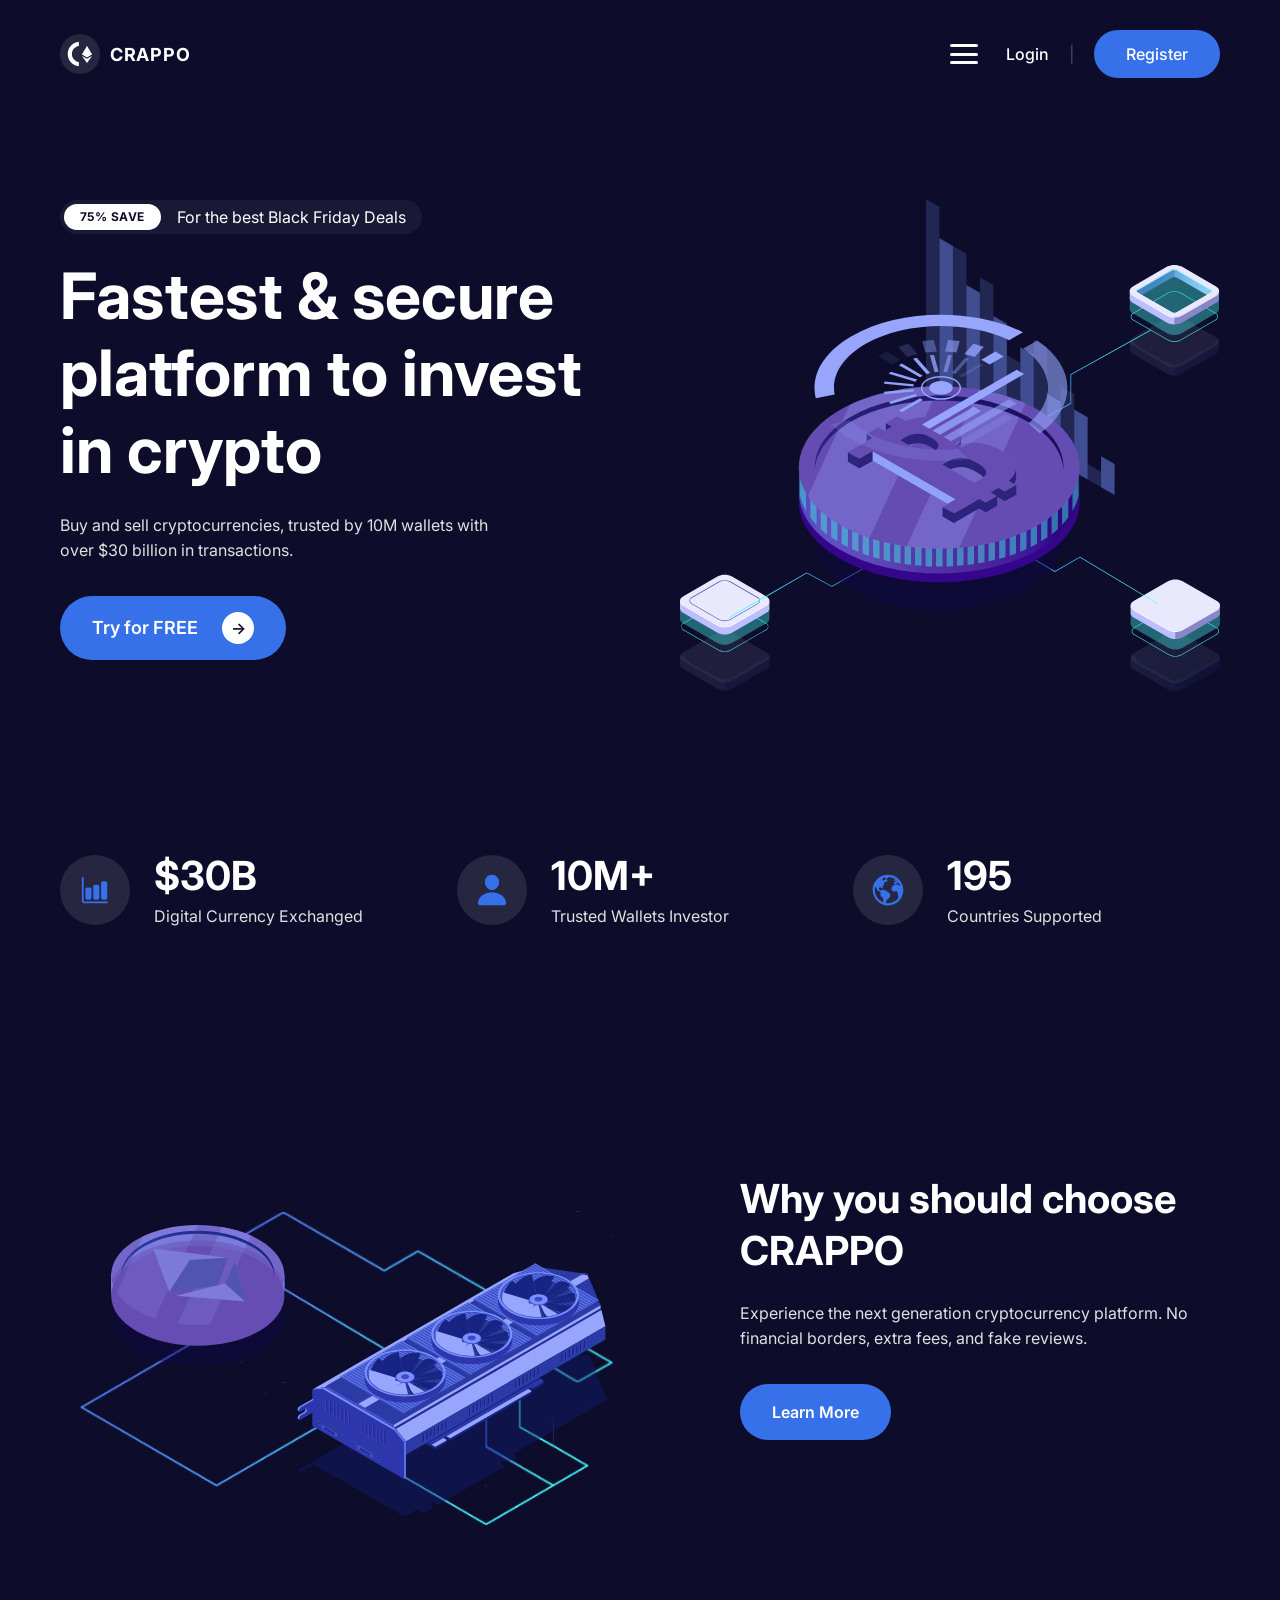
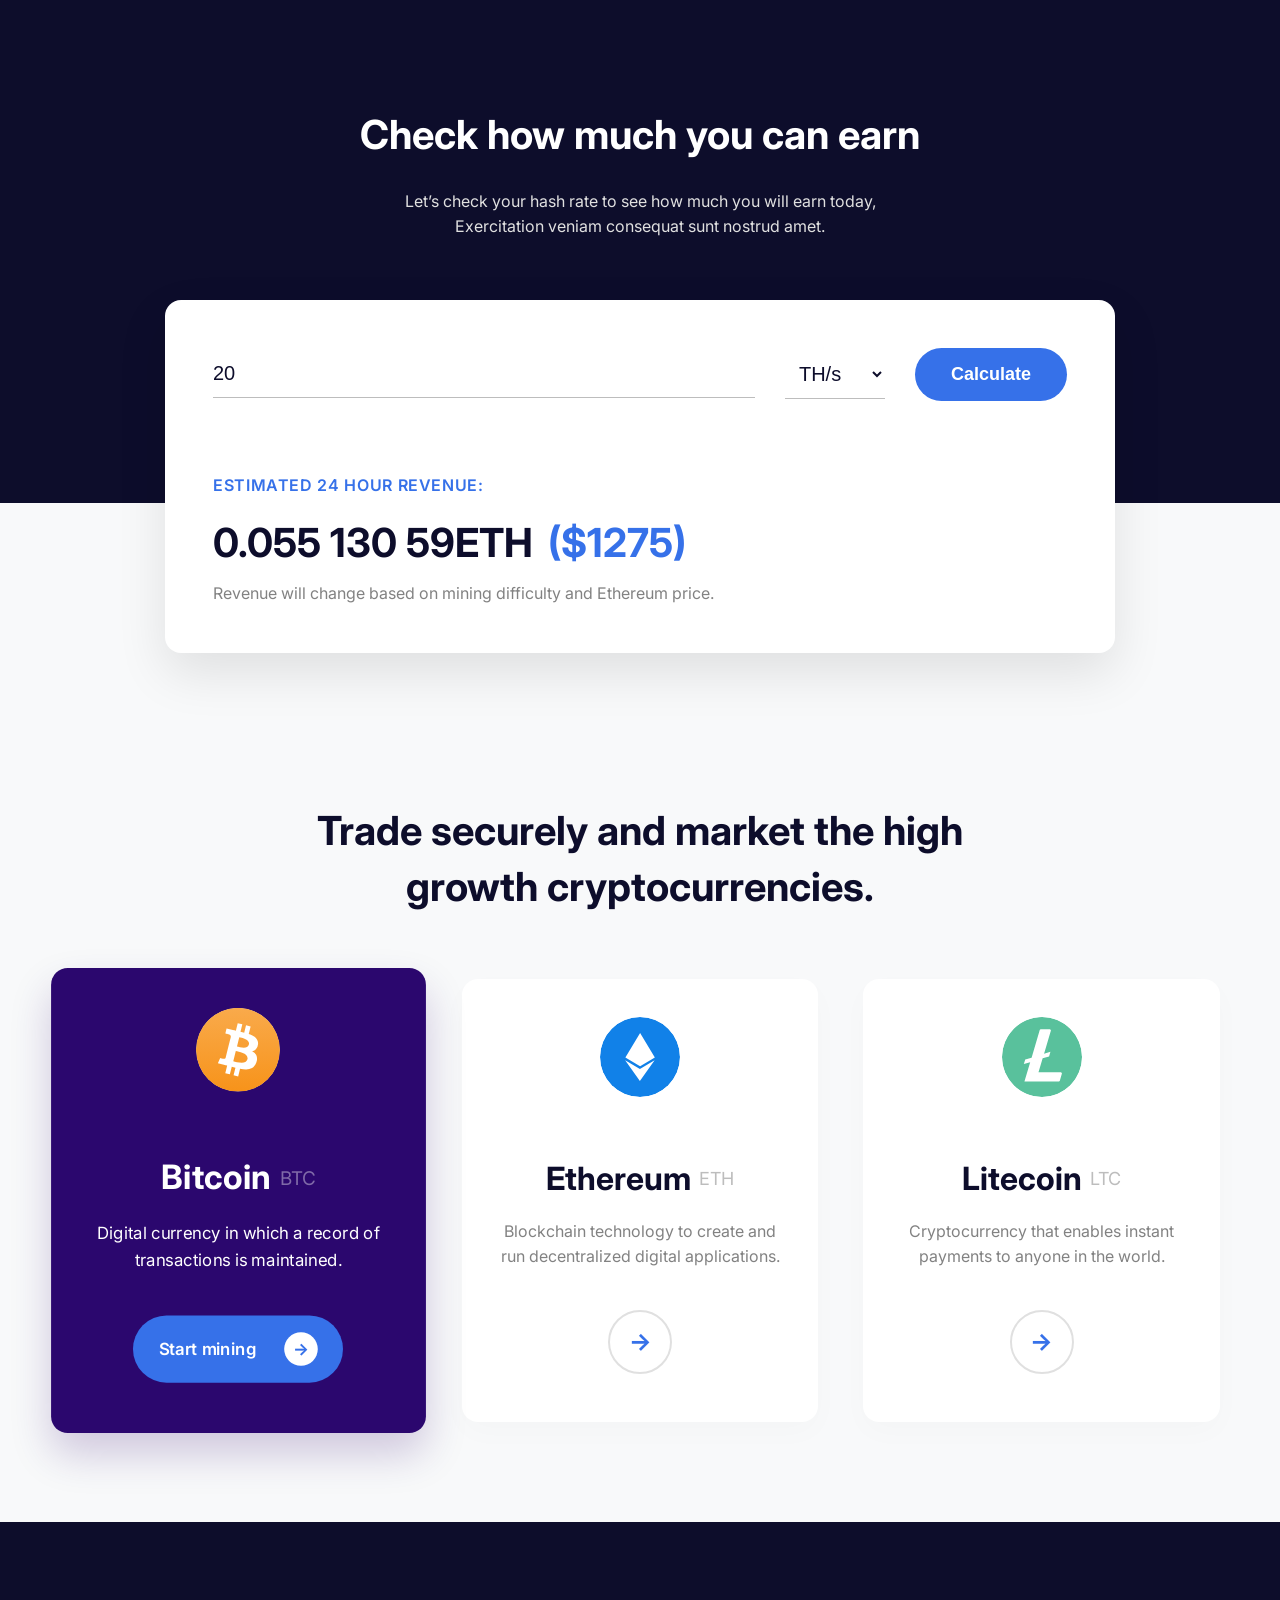
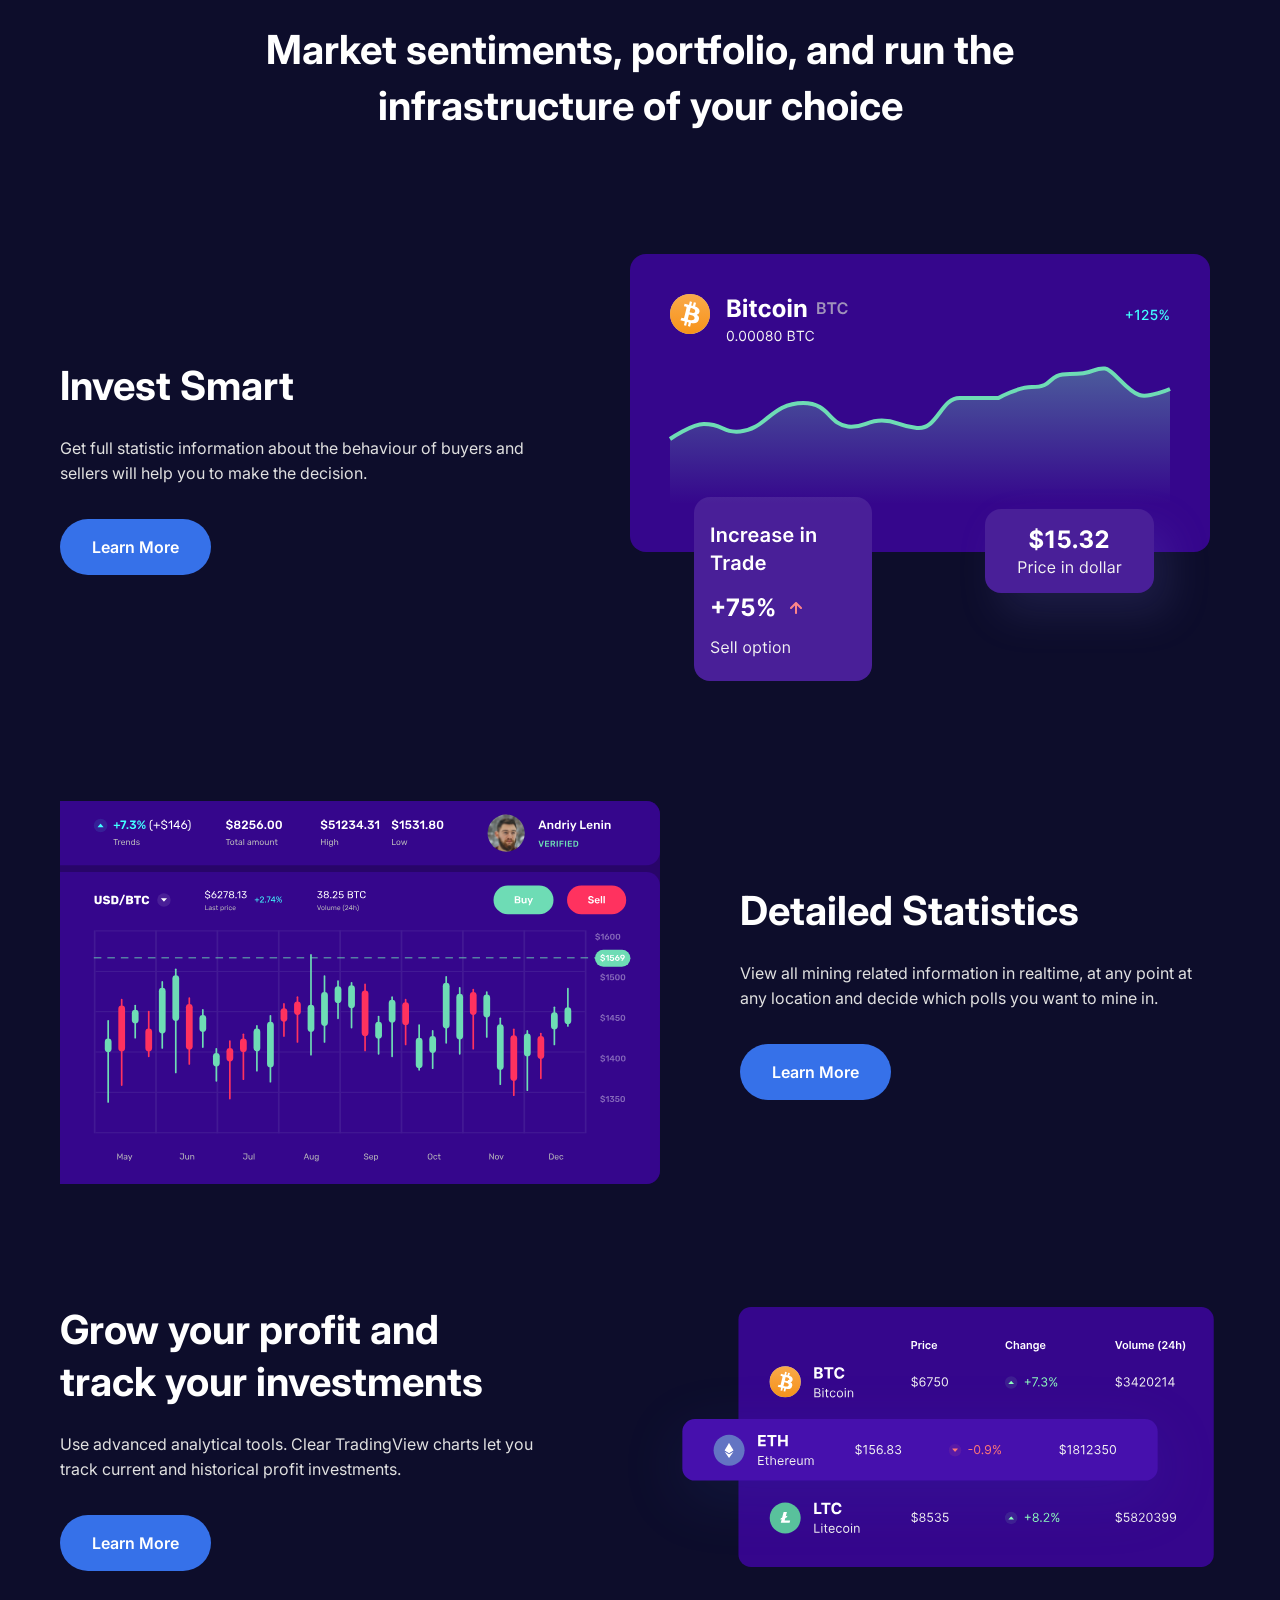
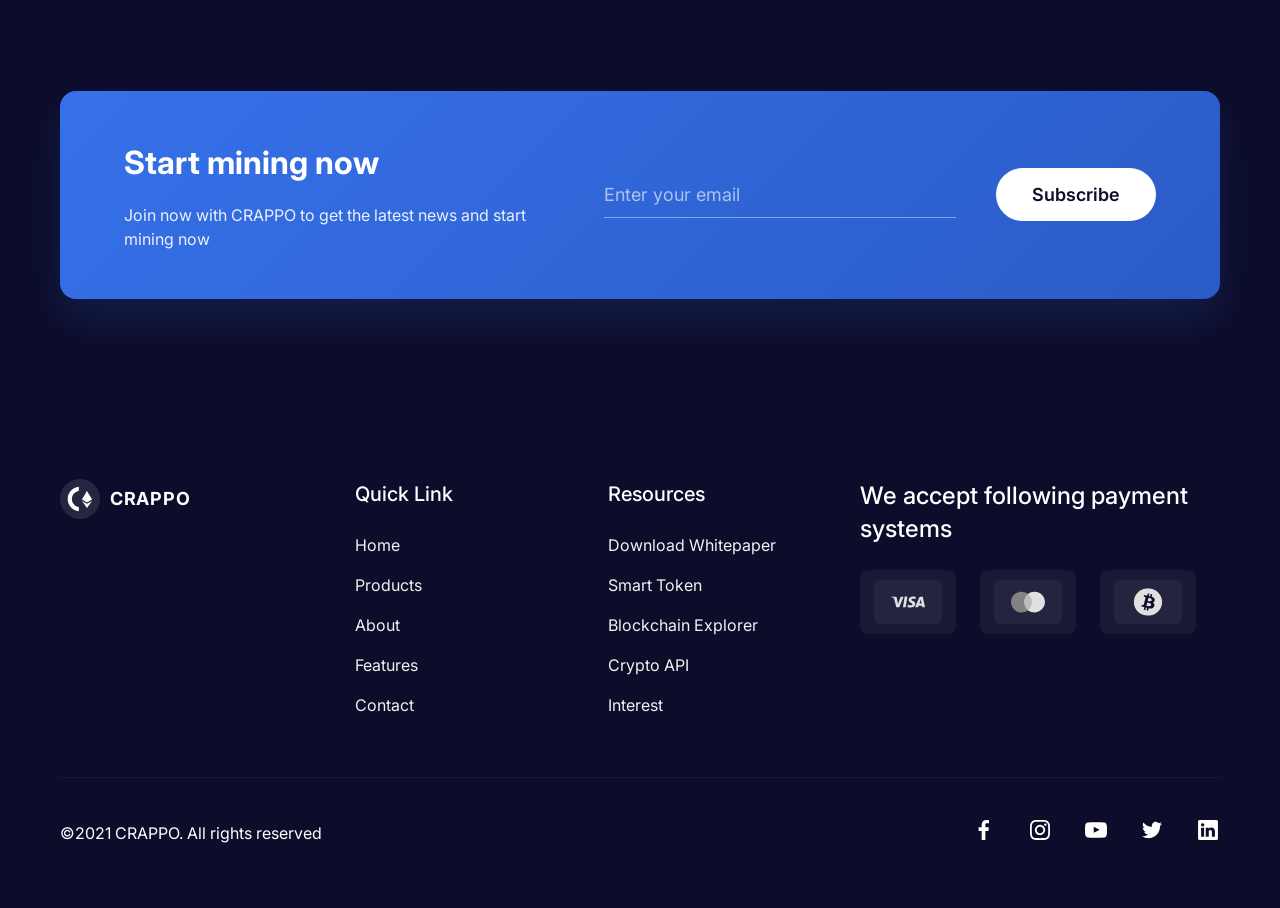
<file: index.html>
<!DOCTYPE html>
<html lang="uk">
<head>
    <meta charset="UTF-8">
    <meta name="viewport" content="width=device-width, initial-scale=1.0">
    <title>CRAPPO - Crypto Mining</title>
    <link rel="preconnect" href="https://fonts.googleapis.com">
    <link rel="preconnect" href="https://fonts.gstatic.com" crossorigin>
    <link href="https://fonts.googleapis.com/css2?family=Inter:wght@400;500;600;700&display=swap" rel="stylesheet">
    <link rel="stylesheet" href="assets/css/style.css">
</head>
<body>

    <header class="header">
    <div class="container header-container">
        <!-- Логотип ліворуч -->
        <a href="index.html" class="logo">
            <img src="assets/images/icons/logot.svg" alt="CRAPPO" class="logo-img">
            <span>CRAPPO</span>
        </a>

        <!-- Права частина: меню + бургер впритул до кнопок входу -->
        <div class="header-right-group">
            <!-- Меню, яке випливає вліво від бургера -->
            <nav class="nav">
                <ul class="nav-list">
                    <li><a href="index.html" class="nav-link">Home</a></li>
                    <li><a href="products.html" class="nav-link">Products</a></li>
                    <li><a href="index.html#features" class="nav-link">Features</a></li>
                    <li><a href="about.html" class="nav-link">About</a></li>
                    <li><a href="contact.html" class="nav-link">Contact</a></li>
                </ul>
            </nav>

            <!-- Кнопка-бургер (стоїть біля Login) -->
            <button class="burger" id="burgerBtn" aria-label="Toggle menu" type="button">
                <span></span>
                <span></span>
                <span></span>
            </button>

            <!-- Кнопки входу -->
            <div class="header-actions">
                <a href="#" class="btn-login">Login</a>
                <span class="divider">|</span>
                <a href="#" class="btn-register">Register</a>
            </div>
        </div>
    </div>
</header>

    <section class="hero">
        <div class="container hero-container">
            <div class="hero-content">
                <div class="badge">
                    <span class="badge-discount">75% SAVE</span>
                    <span class="badge-text">For the best Black Friday Deals</span>
                </div>
                
                <h1 class="hero-title">
                    Fastest & secure platform to invest in crypto
                </h1>
                
                <p class="hero-description">
                    Buy and sell cryptocurrencies, trusted by 10M wallets with over $30 billion in transactions.
                </p>
                
                <a href="#" class="btn-primary">
                    Try for FREE 
                    <span class="btn-arrow">&rarr;</span>
                </a>
            </div>

            <div class="hero-image-box">
                <img src="assets/images/icons/bitcoin.svg" alt="Crypto Illustration" class="hero-img">
            </div>
        </div>
    </section>

    <section class="stats">
        <div class="container stats-container">
            <div class="stats-item">
                <div class="stats-icon-box">
                    <img src="assets/images/icons/icon-dolars.svg" alt="Stats Icon" class="stats-icon">
                </div>
                <div class="stats-info">
                    <h3 class="stats-number">$30B</h3>
                    <p class="stats-text">Digital Currency Exchanged</p>
                </div>
            </div>

            <div class="stats-item">
                <div class="stats-icon-box">
                    <img src="assets/images/icons/icon-m.svg" alt="Stats Icon" class="stats-icon">
                </div>
                <div class="stats-info">
                    <h3 class="stats-number">10M+</h3>
                    <p class="stats-text">Trusted Wallets Investor</p>
                </div>
            </div>

            <div class="stats-item">
                <div class="stats-icon-box">
                    <img src="assets/images/icons/icon-countryt.svg" alt="Stats Icon" class="stats-icon">
                </div>
                <div class="stats-info">
                    <h3 class="stats-number">195</h3>
                    <p class="stats-text">Countries Supported</p>
                </div>
            </div>
        </div>
    </section>

    <section class="why-choose">
        <div class="container why-container">
            <div class="why-image-box">
                <img src="assets/images/icons/why-logo.svg" alt="Mining Hardware" class="why-img">
            </div>

            <div class="why-content">
                <h2 class="why-title">Why you should choose CRAPPO</h2>
                <p class="why-description">
                    Experience the next generation cryptocurrency platform. No financial borders, extra fees, and fake reviews.
                </p>
                <a href="#" class="btn-secondary">Learn More</a>
            </div>
        </div>
    </section>

    <section class="calc-section">
        <div class="container calc-top-content">
            <h2 class="calc-title">Check how much you can earn</h2>
            <p class="calc-subtitle">
                Let’s check your hash rate to see how much you will earn today,<br>
                Exercitation veniam consequat sunt nostrud amet.
            </p>
        </div>

        <div class="container calc-box-container">
            <div class="calc-card">
                <div class="calc-form">
                    <input type="number" id="hash-rate" class="calc-input" placeholder="Enter your hash rate" value="20">
                    
                    <div class="select-wrapper">
                        <select id="hash-unit" class="calc-select">
                            <option value="TH/s">TH/s</option>
                            <option value="GH/s">GH/s</option>
                            <option value="MH/s">MH/s</option>
                        </select>
                    </div>

                    <button type="button" id="calc-btn" class="btn-calc">Calculate</button>
                </div>

                <div class="calc-result">
                    <span class="result-label">ESTIMATED 24 HOUR REVENUE:</span>
                    <h3 class="result-value">
                        <span id="eth-val">0.055 130 59</span> ETH <span id="usd-val">($1275)</span>
                    </h3>
                    <p class="result-note">Revenue will change based on mining difficulty and Ethereum price.</p>
                </div>
            </div>
        </div>
    </section>

    <section class="white-space-section">
        <div class="container">
            <h2 class="white-section-title">
                Trade securely and market the high growth cryptocurrencies.
            </h2>

            <div class="crypto-cards-container">
                
                <div class="crypto-card active-card">
                    <div class="crypto-icon-box">
                        <img src="assets/images/icons/bitcoin-logo.svg" alt="Bitcoin" class="crypto-icon">
                    </div>
                    <h3 class="crypto-name">Bitcoin <span class="crypto-ticker">BTC</span></h3>
                    <p class="crypto-text">
                        Digital currency in which a record of transactions is maintained.
                    </p>
                    <a href="#" class="btn-card-active">
                        <span class="btn-text">Start mining</span>
                        <span class="btn-arrow-small">&rarr;</span>
                    </a>
                </div>

                <div class="crypto-card">
                    <div class="crypto-icon-box">
                        <img src="assets/images/icons/eth.svg" alt="Ethereum" class="crypto-icon">
                    </div>
                    <h3 class="crypto-name">Ethereum <span class="crypto-ticker">ETH</span></h3>
                    <p class="crypto-text">
                        Blockchain technology to create and run decentralized digital applications.
                    </p>
                    <a href="#" class="btn-card-active">
                        <span class="btn-text">Start mining</span>
                        <span class="btn-arrow-small">&rarr;</span>
                    </a>
                </div>

                <div class="crypto-card">
                    <div class="crypto-icon-box">
                        <img src="assets/images/icons/ltm.svg" alt="Litecoin" class="crypto-icon">
                    </div>
                    <h3 class="crypto-name">Litecoin <span class="crypto-ticker">LTC</span></h3>
                    <p class="crypto-text">
                        Cryptocurrency that enables instant payments to anyone in the world.
                    </p>
                    <a href="#" class="btn-card-active">
                        <span class="btn-text">Start mining</span>
                        <span class="btn-arrow-small">&rarr;</span>
                    </a>
                </div>

            </div>
        </div>
    </section>
    <section class="features-section">
        <div class="container">
            
            <h2 class="features-main-title">
                Market sentiments, portfolio, and run the infrastructure of your choice
            </h2>

            <div class="feature-row">
                <div class="feature-text-box">
                    <h3 class="feature-title">Invest Smart</h3>
                    <p class="feature-desc">
                        Get full statistic information about the behaviour of buyers and sellers will help you to make the decision.
                    </p>
                    <a href="#" class="btn-secondary">Learn More</a>
                </div>
                <div class="feature-img-box">
                    <img src="assets/images/icons/chart.svg" alt="Invest Smart Chart" class="feature-img">
                </div>
            </div>

            <div class="feature-row row-reverse">
                <div class="feature-text-box">
                    <h3 class="feature-title">Detailed Statistics</h3>
                    <p class="feature-desc">
                        View all mining related information in realtime, at any point at any location and decide which polls you want to mine in.
                    </p>
                    <a href="#" class="btn-secondary">Learn More</a>
                </div>
                <div class="feature-img-box">
                    <img src="assets/images/icons/stat.svg" alt="Detailed Statistics Chart" class="feature-img">
                </div>
            </div>

            <div class="feature-row">
                <div class="feature-text-box">
                    <h3 class="feature-title">Grow your profit and track your investments</h3>
                    <p class="feature-desc">
                        Use advanced analytical tools. Clear TradingView charts let you track current and historical profit investments.
                    </p>
                    <a href="#" class="btn-secondary">Learn More</a>
                </div>
                <div class="feature-img-box">
                    <img src="assets/images/icons/course.svg" alt="Crypto Table" class="feature-img">
                </div>
            </div>

            <div class="cta-blue-box">
                <div class="cta-text-side">
                    <h3 class="cta-title">Start mining now</h3>
                    <p class="cta-desc">Join now with CRAPPO to get the latest news and start mining now</p>
                </div>
                <form class="cta-form-side" onsubmit="event.preventDefault(); alert('Subscribed!');">
                    <input type="email" class="cta-input" placeholder="Enter your email" required>
                    <button type="submit" class="btn-subscribe">Subscribe</button>
                </form>
            </div>

        </div>
    </section>

    <script>
        document.getElementById('calc-btn').addEventListener('click', function() {
            const hashRate = parseFloat(document.getElementById('hash-rate').value);
            
            if (isNaN(hashRate) || hashRate <= 0) {
                alert('Будь ласка, введіть коректне число хешрейту');
                return;
            }

            let baseEth = 0.0027565;
            
            const unit = document.getElementById('hash-unit').value;
            if (unit === 'GH/s') baseEth = baseEth / 1000;
            if (unit === 'MH/s') baseEth = baseEth / 1000000;

            const calculatedEth = (hashRate * baseEth).toFixed(8);
            const calculatedUsd = Math.round(parseFloat(calculatedEth) * 23181);

            document.getElementById('eth-val').innerText = calculatedEth;
            document.getElementById('usd-val').innerText = `($${calculatedUsd})`;
        });
    </script>
    <script>
        const cards = document.querySelectorAll('.crypto-card');

        cards.forEach(card => {
            card.addEventListener('click', () => {
                // Видаляємо клас активності з усіх карток
                cards.forEach(c => c.classList.remove('active-card'));
                
                // Додаємо клас активності саме тій картці, на яку натиснули
                card.classList.add('active-card');
            });
        });
    </script>
    <footer class="footer">
        <div class="container">
            
            <div class="footer-top">
                
                <div class="footer-col footer-logo-col">
                    <a href="#" class="logo">
                        <img src="assets/images/icons/logot.svg" alt="CRAPPO" class="logo-img">
                        <span>CRAPPO</span>
                    </a>
                </div>

                <div class="footer-col">
                    <h4 class="footer-title">Quick Link</h4>
                    <ul class="footer-links">
                        <li><a href="#">Home</a></li>
                        <li><a href="#">Products</a></li>
                        <li><a href="#">About</a></li>
                        <li><a href="#">Features</a></li>
                        <li><a href="#">Contact</a></li>
                    </ul>
                </div>

                <div class="footer-col">
                    <h4 class="footer-title">Resources</h4>
                    <ul class="footer-links">
                        <li><a href="#">Download Whitepaper</a></li>
                        <li><a href="#">Smart Token</a></li>
                        <li><a href="#">Blockchain Explorer</a></li>
                        <li><a href="#">Crypto API</a></li>
                        <li><a href="#">Interest</a></li>
                    </ul>
                </div>

                <div class="footer-col footer-payments-col">
                    <h4 class="footer-title-large">We accept following payment systems</h4>
                    <div class="payment-systems">
                        <div class="payment-card"><img src="assets/images/icons/visa.svg" alt="Visa"></div>
                        <div class="payment-card"><img src="assets/images/icons/master-card.svg" alt="Mastercard"></div>
                        <div class="payment-card"><img src="assets/images/icons/bit-payment.svg" alt="Bitcoin"></div>
                    </div>
                </div>

            </div>

            <div class="footer-bottom">
                <p class="copyright">©2021 CRAPPO. All rights reserved</p>
                
                <div class="social-links">
                    <a href="#" class="social-icon"><img src="assets/images/icons/facebook.svg" alt="Facebook"></a>
                    <a href="#" class="social-icon"><img src="assets/images/icons/instagram.svg" alt="Instagram"></a>
                    <a href="#" class="social-icon"><img src="assets/images/icons/youtube.svg" alt="Youtube"></a>
                    <a href="#" class="social-icon"><img src="assets/images/icons/twitter.svg" alt="Twitter"></a>
                    <a href="#" class="social-icon"><img src="assets/images/icons/linkedin.svg" alt="LinkedIn"></a>
                </div>
            </div>

        </div>
    </footer>

    <!-- Модальне вікно авторизації -->
    <div class="modal-overlay" id="authModal">
        <div class="modal-window">
            <button class="modal-close" aria-label="Close modal">&times;</button>
            <h2 class="modal-title" id="modalTitle">Login to CRAPPO</h2>
            <form class="modal-form" onsubmit="event.preventDefault(); alert('Success! Welcome to CRAPPO.'); document.getElementById('authModal').classList.remove('active');">
    <div class="form-group">
        <label for="modalEmail">Email Address</label>
        <input 
            type="email" 
            id="modalEmail" 
            placeholder="yourname@domain.com" 
            required
            oninvalid="this.setCustomValidity(this.validity.valueMissing ? 'Please fill out this field.' : 'Please enter a valid email address.')"
            oninput="this.setCustomValidity('')">
    </div>
    <div class="form-group">
        <label for="modalPassword">Password</label>
        <input 
            type="password" 
            id="modalPassword" 
            placeholder="••••••••" 
            required
            oninvalid="this.setCustomValidity('Please fill out this field.')"
            oninput="this.setCustomValidity('')">
    </div>
    <button type="submit" class="btn-primary modal-submit" id="modalSubmitBtn">Log In</button>
</form>
        </div>
    </div>

    <!-- Підключення нашого JS-файлу -->
    <script src="scripts/main.js"></script>
</body>
</html>
</file>
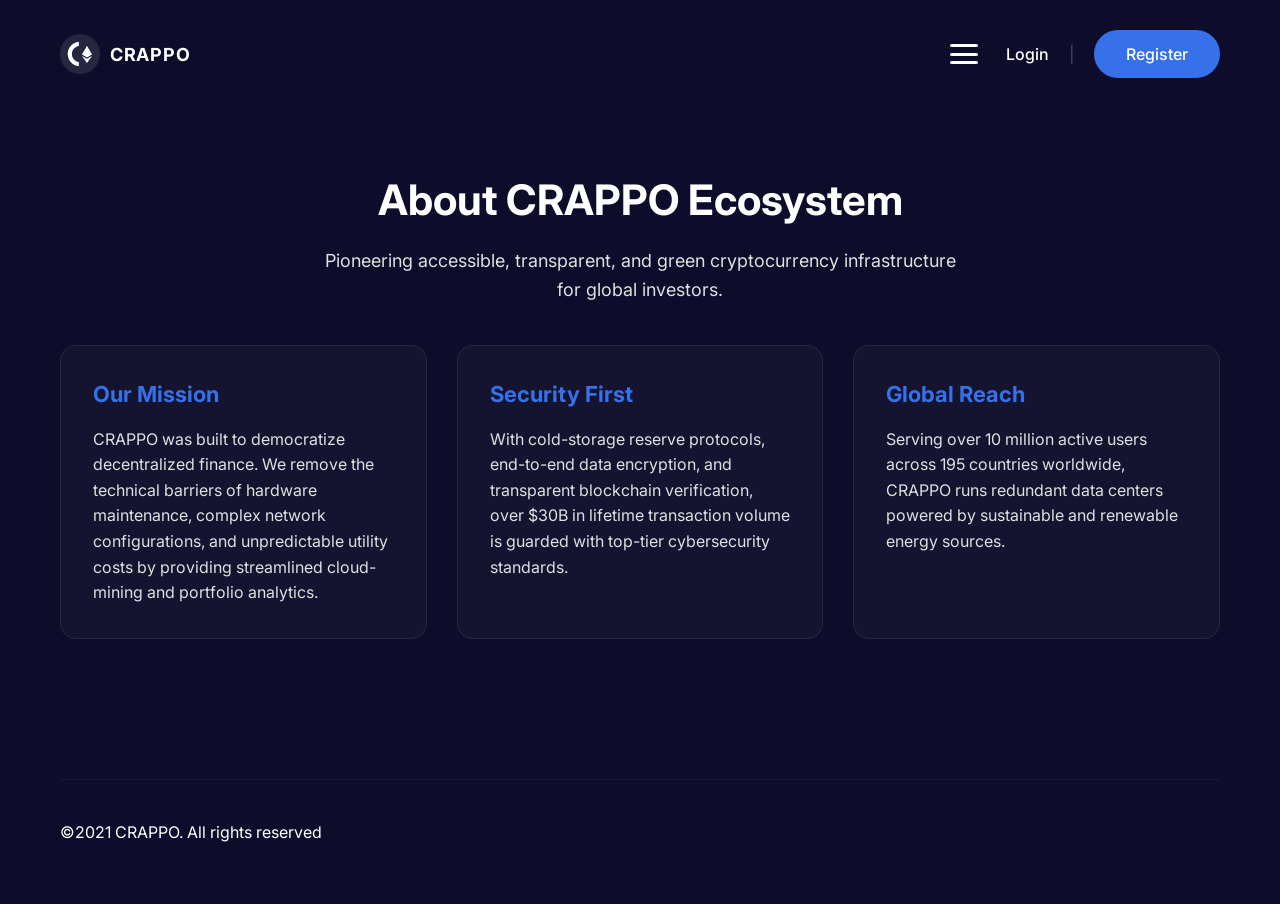
<file: about.html>
<!DOCTYPE html>
<html lang="en">
<head>
    <meta charset="UTF-8">
    <meta name="viewport" content="width=device-width, initial-scale=1.0">
    <title>CRAPPO - About Us</title>
    <!-- Підключення твого CSS файлу -->
    <link rel="preconnect" href="https://fonts.googleapis.com">
    <link rel="preconnect" href="https://fonts.gstatic.com" crossorigin>
    <link href="https://fonts.googleapis.com/css2?family=Inter:wght@400;500;600;700&display=swap" rel="stylesheet">
    <link rel="stylesheet" href="assets/css/style.css">
</head>
<body class="page-dark">

    <!-- Header -->
    <header class="header">
    <div class="container header-container">
        <a href="index.html" class="logo">
            <img src="assets/images/icons/logot.svg" alt="CRAPPO" class="logo-img">
            <span>CRAPPO</span>
        </a>
        <div class="header-right-group">
            <nav class="nav">
                <ul class="nav-list">
                    <li><a href="index.html" class="nav-link">Home</a></li>
                    <li><a href="products.html" class="nav-link">Products</a></li>
                    <li><a href="index.html#features" class="nav-link">Features</a></li>
                    <li><a href="about.html" class="nav-link active-link">About</a></li>
                    <li><a href="contact.html" class="nav-link">Contact</a></li>
                </ul>
            </nav>
            <button class="burger" id="burgerBtn" aria-label="Toggle menu" type="button">
                <span></span>
                <span></span>
                <span></span>
            </button>
            <div class="header-actions">
                <a href="#" class="btn-login">Login</a>
                <span class="divider">|</span>
                <a href="#" class="btn-register">Register</a>
            </div>
        </div>
    </div>
</header>

    <!-- About Content -->
    <main class="page-content">
        <section class="subpage-hero">
            <div class="container">
                <h1 class="subpage-title">About CRAPPO Ecosystem</h1>
                <p class="subpage-subtitle">Pioneering accessible, transparent, and green cryptocurrency infrastructure for global investors.</p>
            </div>
        </section>

        <section class="about-section">
            <div class="container">
                <div class="about-grid">
                    <div class="about-text-card">
                        <h2>Our Mission</h2>
                        <p>CRAPPO was built to democratize decentralized finance. We remove the technical barriers of hardware maintenance, complex network configurations, and unpredictable utility costs by providing streamlined cloud-mining and portfolio analytics.</p>
                    </div>
                    <div class="about-text-card">
                        <h2>Security First</h2>
                        <p>With cold-storage reserve protocols, end-to-end data encryption, and transparent blockchain verification, over $30B in lifetime transaction volume is guarded with top-tier cybersecurity standards.</p>
                    </div>
                    <div class="about-text-card">
                        <h2>Global Reach</h2>
                        <p>Serving over 10 million active users across 195 countries worldwide, CRAPPO runs redundant data centers powered by sustainable and renewable energy sources.</p>
                    </div>
                </div>
            </div>
        </section>
    </main>

    <!-- Footer -->
    <footer class="footer">
        <div class="container">
            <div class="footer-bottom">
                <p class="copyright">©2021 CRAPPO. All rights reserved</p>
            </div>
        </div>
    </footer>

<!-- Модальне вікно Login/Register -->
    <div class="modal-overlay" id="authModal">
        <div class="modal-window">
            <button class="modal-close" aria-label="Close modal">&times;</button>
            <h2 class="modal-title" id="modalTitle">Login to CRAPPO</h2>
            <form class="modal-form" onsubmit="event.preventDefault(); alert('Success! Welcome to CRAPPO.'); document.getElementById('authModal').classList.remove('active');">
    <div class="form-group">
        <label for="modalEmail">Email Address</label>
        <input 
            type="email" 
            id="modalEmail" 
            placeholder="yourname@domain.com" 
            required
            oninvalid="this.setCustomValidity(this.validity.valueMissing ? 'Please fill out this field.' : 'Please enter a valid email address.')"
            oninput="this.setCustomValidity('')">
    </div>
    <div class="form-group">
        <label for="modalPassword">Password</label>
        <input 
            type="password" 
            id="modalPassword" 
            placeholder="••••••••" 
            required
            oninvalid="this.setCustomValidity('Please fill out this field.')"
            oninput="this.setCustomValidity('')">
    </div>
    <button type="submit" class="btn-primary modal-submit" id="modalSubmitBtn">Log In</button>
</form>
        </div>
    </div>

    <!-- Головний JS-файл -->
    <script src="scripts/main.js"></script>
</body>
</html>
</file>
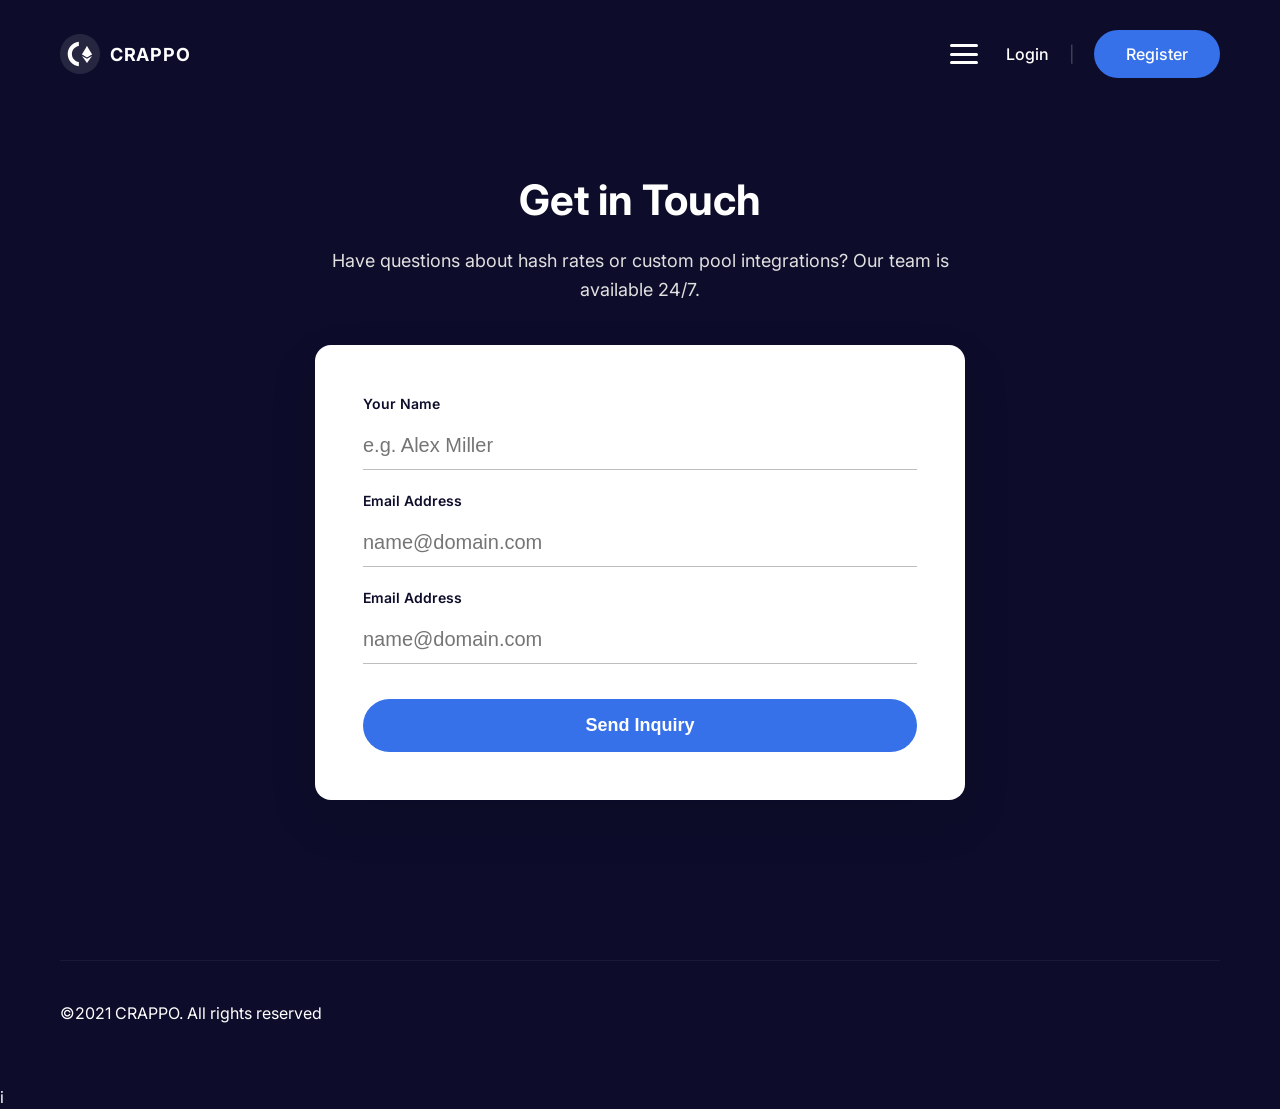
<file: contact.html>
<!DOCTYPE html>
<html lang="en">
<head>
    <meta charset="UTF-8">
    <meta name="viewport" content="width=device-width, initial-scale=1.0">
    <title>CRAPPO - Contact Us</title>
    <!-- Підключення твого CSS файлу -->
    <link rel="preconnect" href="https://fonts.googleapis.com">
    <link rel="preconnect" href="https://fonts.gstatic.com" crossorigin>
    <link href="https://fonts.googleapis.com/css2?family=Inter:wght@400;500;600;700&display=swap" rel="stylesheet">
    <link rel="stylesheet" href="assets/css/style.css">
</head>
<body class="page-dark">

    <!-- Header -->
    <header class="header">
    <div class="container header-container">
        <a href="index.html" class="logo">
            <img src="assets/images/icons/logot.svg" alt="CRAPPO" class="logo-img">
            <span>CRAPPO</span>
        </a>
        <div class="header-right-group">
            <nav class="nav">
                <ul class="nav-list">
                    <li><a href="index.html" class="nav-link">Home</a></li>
                    <li><a href="products.html" class="nav-link">Products</a></li>
                    <li><a href="index.html#features" class="nav-link">Features</a></li>
                    <li><a href="about.html" class="nav-link">About</a></li>
                    <li><a href="contact.html" class="nav-link active-link">Contact</a></li>
                </ul>
            </nav>
            <button class="burger" id="burgerBtn" aria-label="Toggle menu" type="button">
                <span></span>
                <span></span>
                <span></span>
            </button>
            <div class="header-actions">
                <a href="#" class="btn-login">Login</a>
                <span class="divider">|</span>
                <a href="#" class="btn-register">Register</a>
            </div>
        </div>
    </div>
</header>
    <!-- Contact Content -->
    <main class="page-content">
        <section class="subpage-hero">
            <div class="container">
                <h1 class="subpage-title">Get in Touch</h1>
                <p class="subpage-subtitle">Have questions about hash rates or custom pool integrations? Our team is available 24/7.</p>
            </div>
        </section>

        <section class="contact-section">
            <div class="container">
                <div class="calc-card" style="max-width: 650px;">
                    <form class="contact-form" onsubmit="event.preventDefault(); alert('Message sent successfully!');">
    <div class="form-field">
        <label for="name">Your Name</label>
        <input 
            type="text" 
            id="name" 
            class="calc-input" 
            placeholder="e.g. Alex Miller" 
            required
            oninvalid="this.setCustomValidity('Please enter your name.')"
            oninput="this.setCustomValidity('')">
    </div>
    <div class="form-field">
        <label for="email">Email Address</label>
        <input 
            type="email" 
            id="email" 
            class="calc-input" 
            placeholder="name@domain.com" 
            required
            oninvalid="this.setCustomValidity(this.validity.valueMissing ? 'Please enter your email address.' : 'Please enter a valid email address.')"
            oninput="this.setCustomValidity('')">
    </div>
    <div class="form-field">
    <label for="email">Email Address</label>
    <input 
        type="email" 
        id="email" 
        class="calc-input" 
        placeholder="name@domain.com" 
        required
        oninvalid="this.setCustomValidity(this.validity.typeMismatch ? 'Please include an @ in the email address.' : 'Please enter your email address.')"
        oninput="this.setCustomValidity('')">
</div>
    <button type="submit" class="btn-calc" style="width: 100%; border: none; cursor: pointer; margin-top: 15px;">Send Inquiry</button>
</form>
                </div>
            </div>
        </section>
    </main>

    <!-- Footer -->
    <footer class="footer">
        <div class="container">
            <div class="footer-bottom">
                <p class="copyright">©2021 CRAPPO. All rights reserved</p>
            </div>
        </div>
    </footer>
<!-- Модальне вікно Login/Register -->
    <div class="modal-overlay" id="authModal">
        <div class="modal-window">
            <button class="modal-close" aria-label="Close modal">&times;</button>
            <h2 class="modal-title" id="modalTitle">Login to CRAPPO</h2>
            <form class="modal-form" onsubmit="event.preventDefault(); alert('Success! Welcome to CRAPPO.'); document.getElementById('authModal').classList.remove('active');">
    <div class="form-group">
        <label for="modalEmail">Email Address</label>
        <input 
            type="email" 
            id="modalEmail" 
            placeholder="yourname@domain.com" 
            required
            oninvalid="this.setCustomValidity(this.validity.valueMissing ? 'Please fill out this field.' : 'Please enter a valid email address.')"
            oninput="this.setCustomValidity('')">
    </div>
    <div class="form-group">
        <label for="modalPassword">Password</label>
        <input 
            type="password" 
            id="modalPassword" 
            placeholder="••••••••" 
            required
            oninvalid="this.setCustomValidity('Please fill out this field.')"
            oninput="this.setCustomValidity('')">
    </div>
    <button type="submit" class="btn-primary modal-submit" id="modalSubmitBtn">Log In</button>
</form>
        </div>
    </div>

    <!-- Головний JS-файл -->
    <script src="scripts/main.js"></script>і
</body>
</html>
</file>
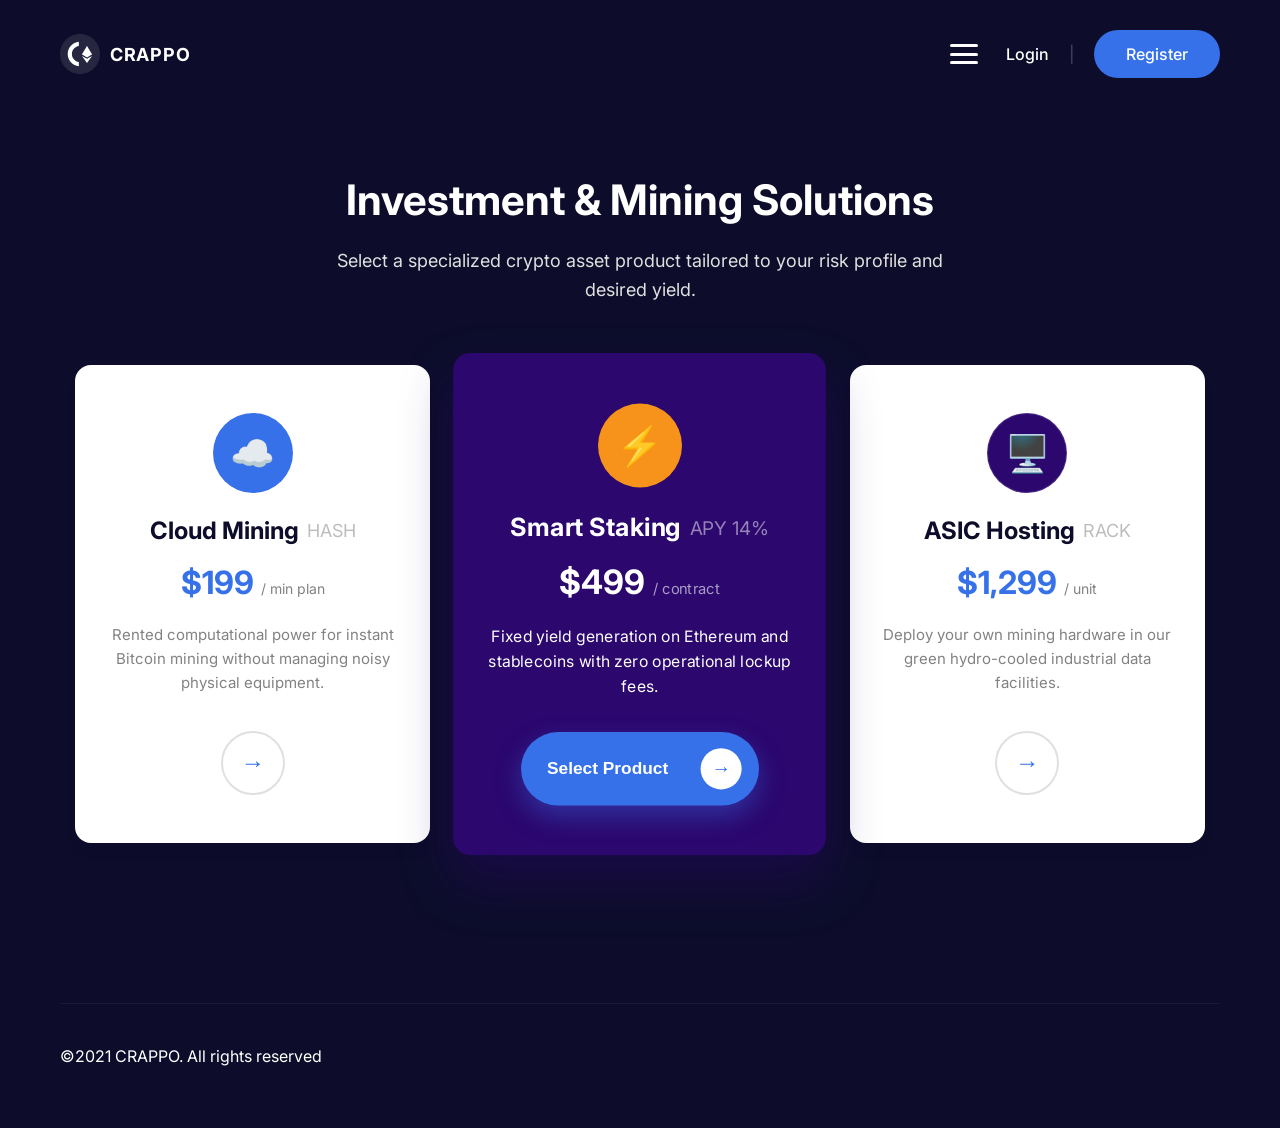
<file: products.html>
<!DOCTYPE html>
<html lang="en">
<head>
    <meta charset="UTF-8">
    <meta name="viewport" content="width=device-width, initial-scale=1.0">
    <title>CRAPPO - Mining & Investment Products</title>
    <link rel="preconnect" href="https://fonts.googleapis.com">
    <link rel="preconnect" href="https://fonts.gstatic.com" crossorigin>
    <link href="https://fonts.googleapis.com/css2?family=Inter:wght@400;500;600;700&display=swap" rel="stylesheet">
    <link rel="stylesheet" href="assets/css/style.css">
</head>
<body class="page-dark">

    <!-- Header -->
    <header class="header">
    <div class="container header-container">
        <a href="index.html" class="logo">
            <img src="assets/images/icons/logot.svg" alt="CRAPPO" class="logo-img">
            <span>CRAPPO</span>
        </a>
        <div class="header-right-group">
            <nav class="nav">
                <ul class="nav-list">
                    <li><a href="index.html" class="nav-link">Home</a></li>
                    <li><a href="products.html" class="nav-link active-link">Products</a></li>
                    <li><a href="index.html#features" class="nav-link">Features</a></li>
                    <li><a href="about.html" class="nav-link">About</a></li>
                    <li><a href="contact.html" class="nav-link">Contact</a></li>
                </ul>
            </nav>
            <button class="burger" id="burgerBtn" aria-label="Toggle menu" type="button">
                <span></span>
                <span></span>
                <span></span>
            </button>
            <div class="header-actions">
                <a href="#" class="btn-login">Login</a>
                <span class="divider">|</span>
                <a href="#" class="btn-register">Register</a>
            </div>
        </div>
    </div>
</header>

    <!-- Main Content -->
    <main class="page-content">
        <section class="subpage-hero">
            <div class="container">
                <h1 class="subpage-title">Investment & Mining Solutions</h1>
                <p class="subpage-subtitle">Select a specialized crypto asset product tailored to your risk profile and desired yield.</p>
            </div>
        </section>

        <!-- Секція з новими послугами -->
        <section class="products-section">
            <div class="container">
                <div class="cards-grid">
                    
                    <!-- Продукт 1: Cloud Mining (Хмарний майнінг) -->
                    <div class="crypto-card">
                        <div class="crypto-icon icon-cloud">☁️</div>
                        <h2 class="crypto-name">Cloud Mining <span class="crypto-ticker">HASH</span></h2>
                        <div class="plan-price">$199 <span>/ min plan</span></div>
                        <p class="crypto-description">Rented computational power for instant Bitcoin mining without managing noisy physical equipment.</p>
                        <button type="button" class="btn-card-action">
                            <span class="btn-text">Select Product</span>
                            <span class="arrow-icon">→</span>
                        </button>
                    </div>

                    <!-- Продукт 2: DeFi Staking (АКТИВНИЙ за замовчуванням) -->
                    <div class="crypto-card active">
                        <div class="crypto-icon icon-stake">⚡</div>
                        <h2 class="crypto-name">Smart Staking <span class="crypto-ticker">APY 14%</span></h2>
                        <div class="plan-price">$499 <span>/ contract</span></div>
                        <p class="crypto-description">Fixed yield generation on Ethereum and stablecoins with zero operational lockup fees.</p>
                        <button type="button" class="btn-card-action">
                            <span class="btn-text">Select Product</span>
                            <span class="arrow-icon">→</span>
                        </button>
                    </div>

                    <!-- Продукт 3: Hardware Colocation (Розміщення ASICs у дата-центрі) -->
                    <div class="crypto-card">
                        <div class="crypto-icon icon-server">🖥️</div>
                        <h2 class="crypto-name">ASIC Hosting <span class="crypto-ticker">RACK</span></h2>
                        <div class="plan-price">$1,299 <span>/ unit</span></div>
                        <p class="crypto-description">Deploy your own mining hardware in our green hydro-cooled industrial data facilities.</p>
                        <button type="button" class="btn-card-action">
                            <span class="btn-text">Select Product</span>
                            <span class="arrow-icon">→</span>
                        </button>
                    </div>

                </div>
            </div>
        </section>
    </main>

    <!-- Footer -->
    <footer class="footer">
        <div class="container">
            <div class="footer-bottom">
                <p class="copyright">©2021 CRAPPO. All rights reserved</p>
            </div>
        </div>
    </footer>

    <!-- Скрипт перемикання активної картки при кліку -->
    <script>
        const cards = document.querySelectorAll('.products-section .crypto-card');
        
        cards.forEach(card => {
            card.addEventListener('click', () => {
                // Знімаємо active з усіх карток
                cards.forEach(c => c.classList.remove('active'));
                // Додаємо active тій, по якій клікнули
                card.classList.add('active');
            });
        });
    </script>

<!-- Модальне вікно Login/Register -->
    <div class="modal-overlay" id="authModal">
        <div class="modal-window">
            <button class="modal-close" aria-label="Close modal">&times;</button>
            <h2 class="modal-title" id="modalTitle">Login to CRAPPO</h2>
            <form class="modal-form" onsubmit="event.preventDefault(); alert('Success! Welcome to CRAPPO.'); document.getElementById('authModal').classList.remove('active');">
    <div class="form-group">
        <label for="modalEmail">Email Address</label>
        <input 
            type="email" 
            id="modalEmail" 
            placeholder="yourname@domain.com" 
            required
            oninvalid="this.setCustomValidity(this.validity.valueMissing ? 'Please fill out this field.' : 'Please enter a valid email address.')"
            oninput="this.setCustomValidity('')">
    </div>
    <div class="form-group">
        <label for="modalPassword">Password</label>
        <input 
            type="password" 
            id="modalPassword" 
            placeholder="••••••••" 
            required
            oninvalid="this.setCustomValidity('Please fill out this field.')"
            oninput="this.setCustomValidity('')">
    </div>
    <button type="submit" class="btn-primary modal-submit" id="modalSubmitBtn">Log In</button>
</form>
        </div>
    </div>

    <!-- Головний JS-файл -->
    <script src="scripts/main.js"></script>
</body>
</html>
</file>
<file: assets/css/style.css>
* {
    box-sizing: border-box;
    margin: 0;
    padding: 0;
}

body {
    font-family: 'Inter', sans-serif;
    background-color: #0D0D2B; 
    color: #FFFFFF;
    line-height: 1.5;
    overflow-x: hidden;
}

a {
    text-shadow: none;
    text-decoration: none;
    color: inherit;
}

ul {
    list-style: none;
}

.container {
    max-width: 1200px;
    margin: 0 auto;
    padding: 0 20px;
}

/* ========================================================= */
/* ШАПКА ТА НАВІГАЦІЯ (З БУРГЕРОМ СПРАВА)                    */
/* ========================================================= */
.header {
    padding: 30px 0;
    background-color: transparent;
    position: relative;
    z-index: 50;
}

.header-container {
    display: flex;
    justify-content: space-between;
    align-items: center;
}

.logo {
    display: flex;
    align-items: center;
    gap: 10px;
    font-weight: 700;
    font-size: 18px;
    letter-spacing: 0.04em;
}

.logo-img {
    width: 40px;
    height: 40px;
}

/* Блок праворуч: Меню + Бургер + Кнопки Login/Register */
.header-right-group {
    display: flex;
    align-items: center;
    gap: 0;
}

/* Меню, яке приховане ліворуч від бургера */
.nav {
    position: static;
    width: auto;
    height: auto;
    background: transparent;
    border: none;
    padding: 0;
    margin-right: 24px;
    opacity: 0;
    max-width: 0;
    overflow: hidden;
    pointer-events: none;
    transform: translateX(30px);
    transition: max-width 0.4s ease, opacity 0.3s ease, transform 0.35s ease;
}

/* Коли бургер натиснутий — меню висувається вліво */
.nav.active {
    opacity: 1;
    max-width: 600px;
    pointer-events: auto;
    transform: translateX(0);
}

.nav-list {
    display: flex;
    flex-direction: row;
    gap: 32px;
    white-space: nowrap;
}

.nav-link {
    font-size: 16px;
    font-weight: 400;
    transition: color 0.3s ease;
}

.nav-link:hover,
.nav-link.active-link {
    color: #3671E9;
    font-weight: 600;
}

/* Кнопка бургера (3 палички біля кнопки Login) */
.burger {
    display: flex;
    flex-direction: column;
    justify-content: space-between;
    width: 28px;
    height: 20px;
    background: transparent;
    border: none;
    cursor: pointer;
    padding: 0;
    margin-right: 28px;
    z-index: 100;
}

.burger span {
    display: block;
    width: 100%;
    height: 3px;
    background-color: #FFFFFF;
    border-radius: 2px;
    transition: all 0.3s ease;
}

/* Анімація перетворення бургера в хрестик */
.burger.active span:nth-child(1) {
    transform: translateY(8.5px) rotate(45deg);
}

.burger.active span:nth-child(2) {
    opacity: 0;
}

.burger.active span:nth-child(3) {
    transform: translateY(-8.5px) rotate(-45deg);
}

/* Кнопки входу праворуч */
.header-actions {
    display: flex;
    align-items: center;
    gap: 20px;
    font-weight: 500;
}

.btn-login {
    font-size: 16px;
    transition: color 0.3s ease;
}

.btn-login:hover {
    color: #3671E9;
}

.divider {
    color: rgba(255, 255, 255, 0.2);
}

.btn-register {
    background-color: #3671E9;
    padding: 12px 32px;
    border-radius: 32px;
    font-size: 16px;
    font-weight: 500;
    transition: background-color 0.3s ease;
}

.btn-register:hover {
    background-color: #2b5bc7;
}

/* ========================================================= */
/* HERO SECTION                                              */
/* ========================================================= */
.hero {
    padding: 60px 0 100px 0;
}

.hero-container {
    display: flex;
    justify-content: space-between;
    align-items: center;
    gap: 40px;
}

.hero-content {
    max-width: 580px;
}

.badge {
    display: inline-flex;
    align-items: center;
    background-color: rgba(255, 255, 255, 0.05);
    padding: 4px 16px 4px 4px;
    border-radius: 32px;
    margin-bottom: 24px;
}

.badge-discount {
    background-color: #FFFFFF;
    color: #0D0D2B;
    font-weight: 700;
    font-size: 12px;
    padding: 4px 16px;
    border-radius: 32px;
    margin-right: 16px;
    letter-spacing: 0.04em;
}

.badge-text {
    font-size: 16px;
    color: #FFFFFF;
}

.hero-title {
    font-size: 64px;
    font-weight: 700;
    line-height: 1.2;
    margin-bottom: 24px;
}

.hero-description {
    font-size: 16px;
    color: #E0E0E0;
    line-height: 1.6;
    margin-bottom: 32px;
    max-width: 430px;
}

.btn-primary {
    display: inline-flex;
    align-items: center;
    gap: 24px;
    background-color: #3671E9;
    padding: 16px 32px;
    border-radius: 32px;
    font-size: 18px;
    font-weight: 600;
    transition: background-color 0.3s ease;
}

.btn-primary:hover {
    background-color: #2b5bc7;
}

.btn-arrow {
    background-color: #FFFFFF;
    color: #0D0D2B;
    width: 32px;
    height: 32px;
    border-radius: 50%;
    display: flex;
    align-items: center;
    justify-content: center;
    font-size: 16px;
}

.hero-image-box {
    flex: 1;
    display: flex;
    justify-content: flex-end;
}

.hero-img {
    max-width: 100%;
    height: auto;
}

/* ========================================================= */
/* STATS SECTION                                             */
/* ========================================================= */
.stats {
    padding: 60px 0;
    background-color: transparent;
}

.stats-container {
    display: flex;
    justify-content: space-between;
    align-items: center;
    gap: 30px;
}

.stats-item {
    display: flex;
    align-items: center;
    gap: 24px;
    flex: 1;
}

.stats-icon-box {
    background-color: transparent; 
    width: auto;
    height: auto;
    display: flex;
    align-items: center;
    justify-content: center;
}

.stats-icon {
    max-width: 70px; 
    height: auto;
}

.stats-number {
    font-size: 40px;
    font-weight: 700;
    line-height: 1.2;
    margin-bottom: 4px;
}

.stats-text {
    font-size: 16px;
    color: #E0E0E0;
}

/* ========================================================= */
/* WHY CHOOSE US                                             */
/* ========================================================= */
.why-choose {
    padding: 100px 0;
    background-color: transparent;
}

.why-container {
    display: flex;
    justify-content: space-between;
    align-items: center;
    gap: 80px;
}

.why-image-box {
    flex: 1;
    display: flex;
    justify-content: flex-start;
}

.why-img {
    max-width: 100%;
    height: auto;
}

.why-content {
    flex: 1;
    max-width: 480px;
}

.why-title {
    font-size: 40px;
    font-weight: 700;
    line-height: 1.3;
    margin-bottom: 24px;
}

.why-description {
    font-size: 16px;
    color: #E0E0E0;
    line-height: 1.6;
    margin-bottom: 32px;
}

.btn-secondary {
    display: inline-block;
    background-color: #3671E9;
    color: #FFFFFF;
    padding: 16px 32px;
    border-radius: 32px;
    font-size: 16px;
    font-weight: 600;
    transition: background-color 0.3s ease;
}

.btn-secondary:hover {
    background-color: #2b5bc7;
}

/* ========================================================= */
/* CALCULATOR SECTION                                        */
/* ========================================================= */
.calc-section {
    padding: 80px 0 0 0;
    background-color: #0D0D2B;
    text-align: center;
}

.calc-title {
    font-size: 40px;
    font-weight: 700;
    margin-bottom: 24px;
    color: #FFFFFF;
}

.calc-subtitle {
    font-size: 16px;
    color: #E0E0E0;
    line-height: 1.6;
    margin-bottom: 60px;
}

.calc-box-container {
    position: relative;
    z-index: 10;
    margin-bottom: -150px; 
}

.calc-card {
    background: #FFFFFF;
    border-radius: 16px;
    padding: 48px;
    box-shadow: 0px 20px 50px rgba(0, 0, 0, 0.1);
    text-align: left;
    max-width: 950px;
    margin: 0 auto;
}

.calc-form {
    display: flex;
    flex-direction: row;
    align-items: center;
    justify-content: space-between;
    gap: 30px;
    padding-bottom: 24px;
    margin-bottom: 48px;
}

.calc-input {
    flex: 2;
    border: none;
    border-bottom: 1px solid #BDBDBD;
    font-size: 20px;
    padding: 12px 0;
    color: #0D0D2B;
    outline: none;
    background: transparent;
}

.calc-select {
    border: none;
    border-bottom: 1px solid #BDBDBD;
    font-size: 20px;
    padding: 12px 10px;
    background: transparent;
    color: #0D0D2B;
    outline: none;
    cursor: pointer;
    min-width: 100px;
}

.btn-calc {
    background-color: #3671E9;
    color: #FFFFFF;
    border: none;
    padding: 16px 36px;
    border-radius: 32px;
    font-size: 18px;
    font-weight: 600;
    cursor: pointer;
    transition: background-color 0.3s ease;
}

.btn-calc:hover {
    background-color: #2b5bc7;
}

.calc-result {
    display: flex;
    flex-direction: column;
}

.result-label {
    font-size: 16px;
    font-weight: 600;
    color: #3671E9;
    letter-spacing: 0.04em;
    margin-bottom: 16px;
}

.result-value {
    font-size: 40px;
    font-weight: 700;
    color: #0D0D2B;
    margin-bottom: 8px;
    display: flex;
    align-items: center;
}

#usd-val {
    color: #3671E9;
    margin-left: 15px;
}

.result-note {
    font-size: 16px;
    color: #828282;
}

/* ========================================================= */
/* WHITE SPACE SECTION (INDEX PAGE CARDS)                    */
/* ========================================================= */
.white-space-section {
    background-color: #F8F9FA;
    padding: 300px 0 100px 0;
    text-align: center;
}

.white-section-title {
    color: #0D0D2B;
    font-size: 40px;
    font-weight: 700;
    max-width: 700px;
    margin: 0 auto;
    line-height: 1.4;
}

.crypto-cards-container {
    display: flex;
    justify-content: space-between;
    align-items: stretch;
    gap: 45px;
    margin-top: 64px;
}

/* Базова картка головної сторінки */
.crypto-card {
    background-color: #FFFFFF;
    border-radius: 16px;
    padding: 48px 24px;
    flex: 1;
    display: flex;
    flex-direction: column;
    align-items: center;
    text-align: center;
    box-shadow: 0px 10px 30px rgba(0, 0, 0, 0.02);
    cursor: pointer;
    transition: transform 0.4s cubic-bezier(0.25, 1, 0.5, 1), background-color 0.4s ease, box-shadow 0.4s ease;
}

.crypto-icon-box {
    width: 80px;
    height: 80px;
    margin-bottom: 48px;
    display: flex;
    align-items: center;
    justify-content: center;
}

.crypto-icon {
    max-width: 100%;
    height: auto;
}

.crypto-name {
    font-size: 32px;
    font-weight: 700;
    color: #0D0D2B;
    margin-bottom: 16px;
    display: flex;
    align-items: center;
    gap: 8px;
}

.crypto-ticker {
    font-size: 18px;
    font-weight: 400;
    color: #BDBDBD;
    text-transform: uppercase;
}

.crypto-text {
    font-size: 16px;
    color: #828282;
    line-height: 1.6;
    margin-bottom: 40px;
    max-width: 280px;
}

/* Кнопка на головній сторінці */
.crypto-card .btn-card-active {
    width: 64px;
    height: 64px;
    border: 2px solid #E0E0E0;
    border-radius: 50%;
    display: flex;
    align-items: center;
    justify-content: center;
    color: #3671E9;
    margin-top: auto;
    background: transparent;
    cursor: pointer;
    transition: all 0.3s ease;
}

.crypto-card .btn-card-active .btn-text {
    display: none;
    white-space: nowrap;
}

.crypto-card .btn-card-active .btn-arrow-small {
    background: transparent;
    color: #3671E9;
    font-size: 24px;
    font-weight: 700;
    display: flex;
    align-items: center;
    justify-content: center;
    transition: all 0.3s ease;
}

/* Активна картка на головній сторінці */
.crypto-card.active-card {
    background-color: #2B076E;
    box-shadow: 0px 20px 40px rgba(43, 7, 110, 0.2);
    transform: scale(1.05); 
    z-index: 2;
}

.crypto-card.active-card .crypto-name {
    color: #FFFFFF;
}

.crypto-card.active-card .crypto-ticker {
    color: rgba(255, 255, 255, 0.4);
}

.crypto-card.active-card .crypto-text {
    color: #FFFFFF;
}

.crypto-card.active-card .btn-card-active {
    width: 200px;
    height: 64px;
    border: none;
    border-radius: 32px;
    background-color: #3671E9;
    color: #FFFFFF;
    padding: 0 24px;
    display: inline-flex;
    align-items: center;
    justify-content: space-between;
    gap: 12px;
}

.crypto-card.active-card .btn-card-active .btn-text {
    display: inline-block;
    font-size: 16px;
    font-weight: 600;
}

.crypto-card.active-card .btn-card-active .btn-arrow-small {
    background-color: #FFFFFF;
    color: #3671E9;
    width: 32px;
    height: 32px;
    border-radius: 50%;
    font-size: 16px;
}

/* ========================================================= */
/* FEATURES SECTION                                          */
/* ========================================================= */
.features-section {
    padding: 100px 0;
    background-color: #0D0D2B;
}

.features-main-title {
    font-size: 40px;
    font-weight: 700;
    text-align: center;
    max-width: 780px;
    margin: 0 auto 120px auto;
    line-height: 1.4;
}

.feature-row {
    display: flex;
    justify-content: space-between;
    align-items: center;
    gap: 80px;
    margin-bottom: 120px;
}

.feature-row.row-reverse {
    flex-direction: row-reverse;
}

.feature-text-box {
    flex: 1;
    max-width: 480px;
}

.feature-title {
    font-size: 40px;
    font-weight: 700;
    line-height: 1.3;
    margin-bottom: 24px;
}

.feature-desc {
    font-size: 16px;
    color: #E0E0E0;
    line-height: 1.6;
    margin-bottom: 32px;
}

.feature-img-box {
    flex: 1;
    display: flex;
    justify-content: center;
}

.feature-img {
    max-width: 100%;
    height: auto;
    object-fit: contain;
}

/* ========================================================= */
/* CTA BLUE BOX                                              */
/* ========================================================= */
.cta-blue-box {
    background: linear-gradient(135deg, #3671E9 0%, #2B5BC7 100%);
    border-radius: 16px;
    padding: 48px 64px;
    display: flex;
    justify-content: space-between;
    align-items: center;
    gap: 40px;
    margin-top: 60px;
    box-shadow: 0px 20px 40px rgba(54, 113, 233, 0.15);
}

.cta-text-side {
    flex: 1;
    max-width: 440px;
}

.cta-title {
    font-size: 32px;
    font-weight: 700;
    margin-bottom: 16px;
}

.cta-desc {
    font-size: 16px;
    color: #FFFFFF;
    opacity: 0.9;
    line-height: 1.5;
}

.cta-form-side {
    flex: 1;
    display: flex;
    align-items: center;
    gap: 40px;
    max-width: 560px;
}

.cta-input {
    flex: 1;
    background: transparent;
    border: none;
    border-bottom: 1px solid rgba(255, 255, 255, 0.4);
    font-size: 18px;
    color: #FFFFFF;
    padding: 12px 0;
    outline: none;
    font-family: inherit;
    transition: border-color 0.3s ease;
}

.cta-input::placeholder {
    color: rgba(255, 255, 255, 0.6);
}

.cta-input:focus {
    border-color: #FFFFFF;
}

.btn-subscribe {
    background-color: #FFFFFF;
    color: #0D0D2B;
    border: none;
    padding: 16px 36px;
    border-radius: 32px;
    font-size: 18px;
    font-weight: 600;
    cursor: pointer;
    transition: all 0.3s ease;
    font-family: inherit;
    white-space: nowrap;
}

.btn-subscribe:hover {
    background-color: #F8F9FA;
    transform: translateY(-2px);
}

/* ========================================================= */
/* FOOTER                                                    */
/* ========================================================= */
.footer {
    background-color: #0D0D2B;
    padding: 80px 0 60px 0;
}

.footer-top {
    display: flex;
    justify-content: space-between;
    align-items: flex-start;
    gap: 40px;
    padding-bottom: 60px;
}

.footer-col {
    flex: 1;
}

.footer-logo-col {
    flex: 1.2;
}

.footer-payments-col {
    flex: 2;
    max-width: 360px;
}

.footer-title {
    font-size: 20px;
    font-weight: 500;
    margin-bottom: 24px;
    color: #FFFFFF;
}

.footer-title-large {
    font-size: 24px;
    font-weight: 500;
    line-height: 1.4;
    margin-bottom: 24px;
    color: #FFFFFF;
}

.footer-links {
    display: flex;
    flex-direction: column;
    gap: 16px;
}

.footer-links a {
    color: #F2F2F2;
    font-size: 16px;
    transition: color 0.3s ease;
}

.footer-links a:hover {
    color: #3671E9;
}

.payment-systems {
    display: flex;
    gap: 24px;
}

.payment-card {
    background-color: rgba(255, 255, 255, 0.05);
    border-radius: 8px;
    width: 96px;
    height: 64px;
    display: flex;
    align-items: center;
    justify-content: center;
    transition: background-color 0.3s ease;
}

.payment-card img {
    max-width: 70%;
    max-height: 70%;
    height: auto;
    object-fit: contain;
    background: transparent !important;
}

.payment-card:hover {
    background-color: rgba(255, 255, 255, 0.1);
}

.footer-bottom {
    display: flex;
    justify-content: space-between;
    align-items: center;
    border-top: 1px solid rgba(255, 255, 255, 0.05);
    padding-top: 40px;
}

.copyright {
    font-size: 16px;
    color: #FFFFFF;
}

.social-links {
    display: flex;
    gap: 32px;
}

.social-icon img {
    width: 24px;
    height: 24px;
    transition: transform 0.3s ease;
}

.social-icon:hover img {
    transform: translateY(-3px);
}

/* ========================================================= */
/* СТИЛІ ДЛЯ ПІДПОРЯДКОВАНИХ СТОРІНОК                        */
/* ========================================================= */
.page-dark {
    background-color: #0d0d2b;
    color: #ffffff;
    min-height: 100vh;
    display: flex;
    flex-direction: column;
}

.page-content {
    flex: 1;
}

.subpage-hero {
    text-align: center;
    padding: 60px 0 40px 0;
}

.subpage-title {
    font-size: 42px;
    font-weight: 700;
    margin-bottom: 16px;
    color: #ffffff;
}

.subpage-subtitle {
    font-size: 18px;
    color: #e0e0e0;
    max-width: 650px;
    margin: 0 auto;
    line-height: 1.6;
}

/* Блоки про компанію (about.html) */
.about-grid {
    display: grid;
    grid-template-columns: repeat(auto-fit, minmax(280px, 1fr));
    gap: 30px;
    padding-bottom: 60px;
}

.about-text-card {
    background: rgba(255, 255, 255, 0.03);
    border: 1px solid rgba(255, 255, 255, 0.08);
    border-radius: 16px;
    padding: 32px;
}

.about-text-card h2 {
    font-size: 22px;
    margin-bottom: 16px;
    color: #3671e9;
}

.about-text-card p {
    color: #e0e0e0;
    line-height: 1.6;
}

/* Форма для contact.html */
.contact-section {
    padding-bottom: 80px;
}

.form-field {
    display: flex;
    flex-direction: column;
    gap: 8px;
    margin-bottom: 20px;
    text-align: left;
}

.form-field label {
    font-size: 14px;
    font-weight: 600;
    color: #0d0d2b;
}

/* ========================================================= */
/* СЕКЦІЯ ТАРИФІВ (PRODUCTS.HTML)                            */
/* ========================================================= */
.products-section .cards-grid {
    display: flex;
    justify-content: center;
    align-items: stretch;
    gap: 32px;
    max-width: 1200px;
    margin: 0 auto;
    padding: 20px 15px 80px 15px;
}

.products-section .crypto-card {
    background-color: #ffffff;
    border-radius: 16px;
    padding: 48px 24px;
    flex: 1;
    max-width: 370px;
    display: flex;
    flex-direction: column;
    align-items: center;
    text-align: center;
    box-shadow: 0px 10px 20px rgba(0, 0, 0, 0.02);
    cursor: pointer;
    user-select: none;
    transition: transform 0.4s cubic-bezier(0.25, 1, 0.5, 1), background-color 0.4s ease, box-shadow 0.4s ease;
}

/* Іконки сервісів */
.crypto-icon {
    width: 80px;
    height: 80px;
    border-radius: 50%;
    display: flex;
    align-items: center;
    justify-content: center;
    font-size: 36px;
    font-weight: 700;
    color: #ffffff;
    margin-bottom: 20px;
}

.icon-cloud { background-color: #3671e9; }
.icon-stake { background-color: #f7931a; }
.icon-server { background-color: #2b076e; border: 1px solid rgba(255, 255, 255, 0.15); }
.btc-icon { background-color: #f7931a; }
.eth-icon { background-color: #3671e9; }
.ltc-icon { background-color: #345d9d; }

.products-section .crypto-name {
    font-size: 24px;
    font-weight: 700;
    margin: 0 0 10px 0;
    color: #0d0d2b;
}

.plan-price {
    font-size: 32px;
    font-weight: 700;
    color: #3671e9;
    margin: 0 0 16px 0;
}

.plan-price span {
    font-size: 14px;
    font-weight: 400;
    color: #828282;
}

.products-section .crypto-description {
    font-size: 15px;
    line-height: 1.6;
    color: #828282;
    margin-bottom: 32px;
}

/* 1. Кнопка неактивна (кругла зі стрілочкою) */
.products-section .crypto-card .btn-card-action {
    width: 64px !important;
    height: 64px !important;
    min-width: 64px !important;
    max-width: 64px !important;
    border: 2px solid #E0E0E0 !important;
    border-radius: 50% !important;
    display: flex !important;
    align-items: center !important;
    justify-content: center !important;
    background: transparent !important;
    cursor: pointer !important;
    padding: 0 !important;
    margin-top: auto !important;
    overflow: hidden !important;
    transition: all 0.35s ease !important;
}

.products-section .crypto-card .btn-card-action .btn-text {
    display: none !important;
}

.products-section .crypto-card .btn-card-action .arrow-icon {
    font-size: 24px !important;
    font-weight: 700 !important;
    color: #3671E9 !important;
    background: transparent !important;
    display: flex !important;
    align-items: center !important;
    justify-content: center !important;
    width: auto !important;
    height: auto !important;
}

/* 2. Картка вибрана (.active) */
.products-section .crypto-card.active {
    background-color: #2B076E !important;
    transform: scale(1.05) !important;
    box-shadow: 0px 25px 50px rgba(43, 7, 110, 0.4) !important;
    z-index: 2 !important;
}

.products-section .crypto-card.active .crypto-name {
    color: #ffffff !important;
}

.products-section .crypto-card.active .crypto-ticker {
    color: rgba(255, 255, 255, 0.5) !important;
}

.products-section .crypto-card.active .plan-price {
    color: #ffffff !important;
}

.products-section .crypto-card.active .plan-price span {
    color: rgba(255, 255, 255, 0.6) !important;
}

.products-section .crypto-card.active .crypto-description {
    color: #ffffff !important;
}

/* Кнопка розгортається у великий синій овал */
.products-section .crypto-card.active .btn-card-action {
    width: 220px !important;
    max-width: 220px !important;
    height: 68px !important;
    background-color: #3671E9 !important;
    border: none !important;
    border-radius: 34px !important;
    padding: 0 16px 0 24px !important;
    justify-content: space-between !important;
    box-shadow: 0px 10px 25px rgba(54, 113, 233, 0.4) !important;
    transform: scale(1.03) !important;
}

.products-section .crypto-card.active .btn-card-action .btn-text {
    display: inline-block !important;
    font-size: 16px !important;
    font-weight: 600 !important;
    color: #FFFFFF !important;
    white-space: nowrap !important;
}

.products-section .crypto-card.active .btn-card-action .arrow-icon {
    background-color: #FFFFFF !important;
    color: #3671E9 !important;
    width: 38px !important;
    height: 38px !important;
    min-width: 38px !important;
    border-radius: 50% !important;
    font-size: 18px !important;
}

/* ========================================================= */
/* СТИЛІ МОДАЛЬНОГО ВІКНА (POPUP)                            */
/* ========================================================= */
.modal-overlay {
    position: fixed !important;
    top: 0 !important;
    left: 0 !important;
    width: 100vw !important;
    height: 100vh !important;
    background-color: rgba(13, 13, 43, 0.75) !important;
    backdrop-filter: blur(6px) !important;
    display: none !important;
    align-items: center !important;
    justify-content: center !important;
    z-index: 99999 !important;
}

.modal-overlay.active {
    display: flex !important;
}

.modal-window {
    background-color: #ffffff !important;
    color: #0d0d2b !important;
    width: 90% !important;
    max-width: 440px !important;
    padding: 40px 32px !important;
    border-radius: 16px !important;
    position: relative !important;
    box-shadow: 0px 25px 50px rgba(0, 0, 0, 0.3) !important;
    animation: modalSlideIn 0.3s ease !important;
}

@keyframes modalSlideIn {
    from {
        transform: translateY(-20px);
        opacity: 0;
    }
    to {
        transform: translateY(0);
        opacity: 1;
    }
}

.modal-close {
    position: absolute;
    top: 16px;
    right: 20px;
    background: none;
    border: none;
    font-size: 28px;
    line-height: 1;
    cursor: pointer;
    color: #828282;
    transition: color 0.2s;
}

.modal-close:hover {
    color: #0d0d2b;
}

.modal-title {
    font-size: 26px;
    font-weight: 700;
    margin-bottom: 24px;
    color: #0d0d2b;
    text-align: center;
}

.modal-form {
    display: flex;
    flex-direction: column;
    gap: 18px;
}

.form-group {
    display: flex;
    flex-direction: column;
    gap: 8px;
    text-align: left;
}

.form-group label {
    font-size: 14px;
    font-weight: 600;
    color: #2b076e;
}

.form-group input {
    width: 100%;
    padding: 12px 16px;
    border: 1px solid #e0e0e0;
    border-radius: 8px;
    font-size: 15px;
    outline: none;
    transition: border-color 0.2s;
}

.form-group input:focus {
    border-color: #3671e9;
}

.modal-submit {
    width: 100%;
    justify-content: center;
    border: none;
    cursor: pointer;
    margin-top: 10px;
    padding: 14px;
}
</file>
